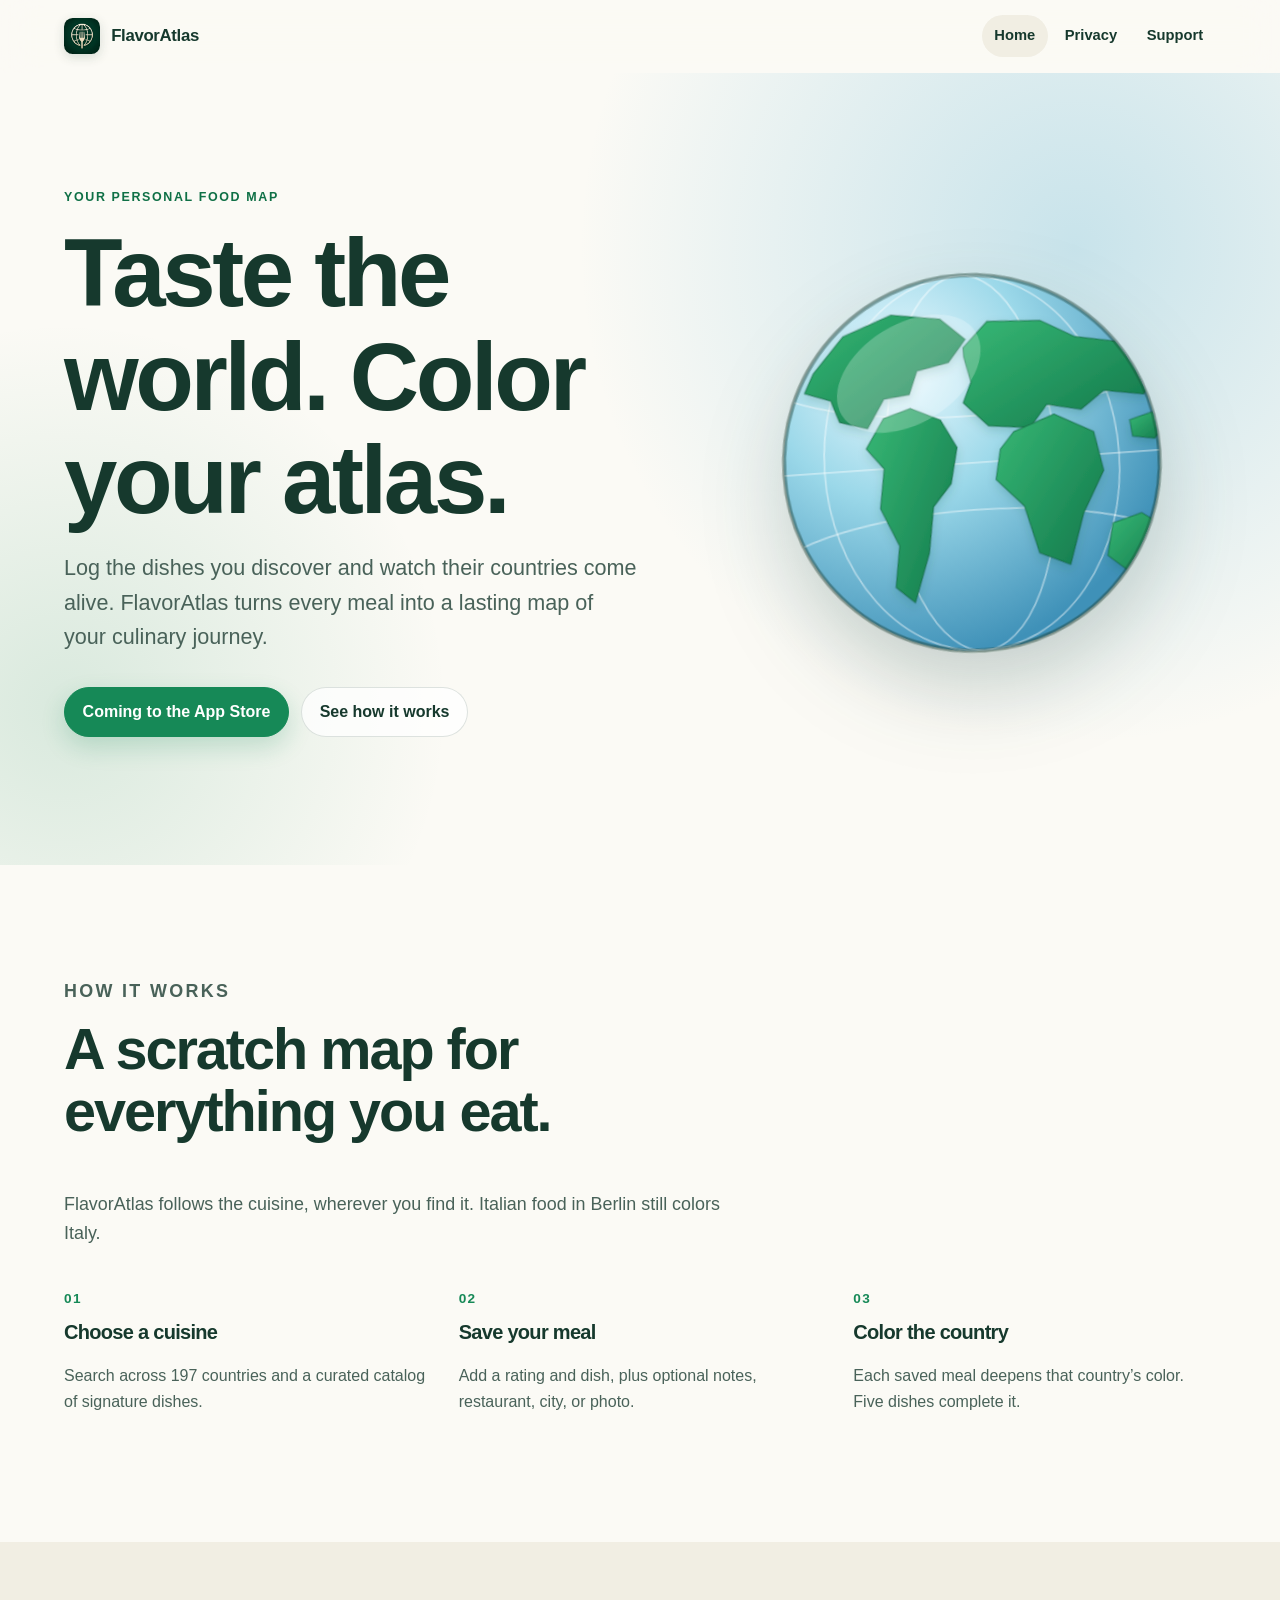
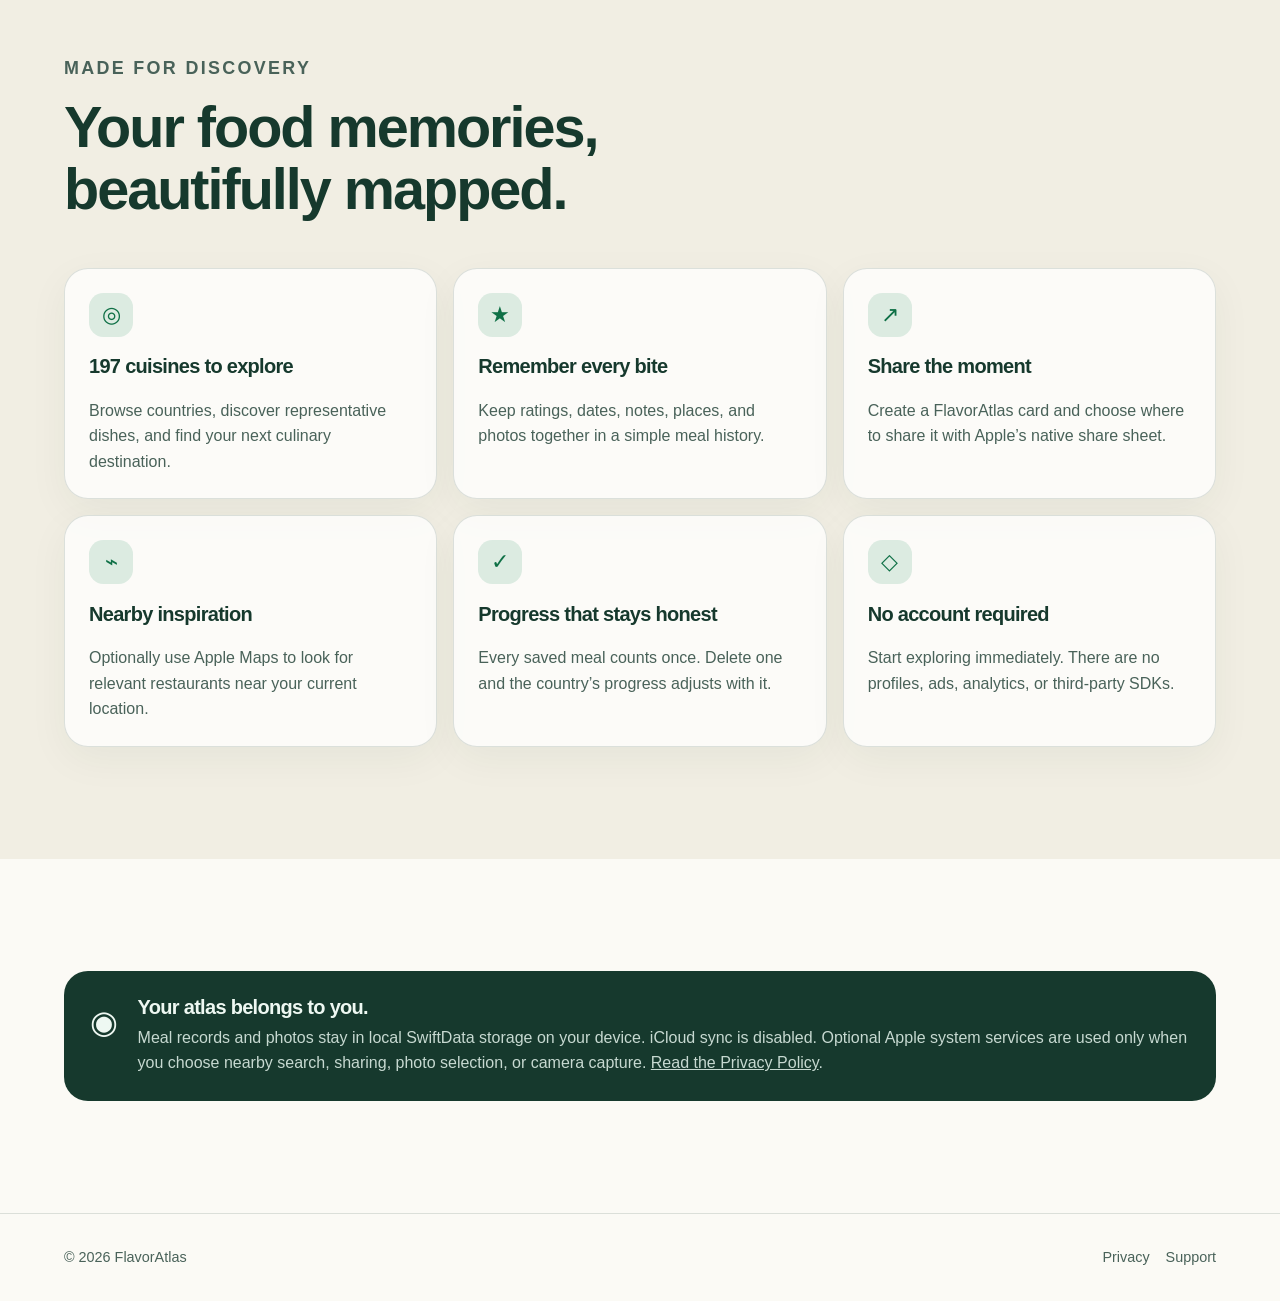
<file: index.html>
<!doctype html>
<html lang="en">
<head>
  <meta charset="utf-8">
  <meta name="viewport" content="width=device-width, initial-scale=1">
  <meta name="description" content="FlavorAtlas turns every meal into progress on your personal world food map.">
  <meta name="theme-color" content="#168957">
  <title>FlavorAtlas — Explore the world, one dish at a time</title>
  <link rel="icon" href="assets/appicon.png" type="image/png">
  <link rel="stylesheet" href="assets/styles.css">
  <script src="assets/site.js" defer></script>
</head>
<body>
  <a class="skip-link" href="#main">Skip to content</a>
  <header class="site-header">
    <div class="nav-wrap">
      <a class="brand" href="index.html"><img src="assets/appicon.png" alt=""><span>FlavorAtlas</span></a>
      <button class="menu-button" type="button" aria-label="Open navigation" aria-expanded="false" data-menu-button>☰</button>
      <nav class="site-nav" aria-label="Primary" data-navigation>
        <a href="index.html" aria-current="page">Home</a>
        <a href="privacy.html">Privacy</a>
        <a href="support.html">Support</a>
      </nav>
    </div>
  </header>

  <main id="main">
    <section class="hero">
      <div class="container hero-grid">
        <div>
          <p class="eyebrow">Your personal food map</p>
          <h1>Taste the world. Color your atlas.</h1>
          <p class="lead">Log the dishes you discover and watch their countries come alive. FlavorAtlas turns every meal into a lasting map of your culinary journey.</p>
          <div class="hero-actions">
            <span class="button primary" aria-disabled="true">Coming to the App Store</span>
            <a class="button" href="#how-it-works">See how it works</a>
          </div>
        </div>
        <div class="atlas-visual" aria-label="Illustration of a green and blue globe" role="img">
          <svg class="globe" viewBox="0 0 480 480" aria-hidden="true">
            <defs>
              <radialGradient id="globe-ocean" cx="32%" cy="24%" r="78%">
                <stop offset="0" stop-color="#edfaff"/>
                <stop offset=".45" stop-color="#9bd8e9"/>
                <stop offset="1" stop-color="#3f91b8"/>
              </radialGradient>
              <linearGradient id="globe-land" x1="0" y1="0" x2="1" y2="1">
                <stop stop-color="#37b875"/>
                <stop offset="1" stop-color="#117549"/>
              </linearGradient>
              <clipPath id="globe-clip"><circle cx="240" cy="240" r="205"/></clipPath>
              <filter id="land-shadow"><feDropShadow dx="0" dy="5" stdDeviation="5" flood-color="#174f3a" flood-opacity=".18"/></filter>
            </defs>
            <circle class="globe-sphere" cx="240" cy="240" r="205" fill="url(#globe-ocean)"/>
            <g class="globe-grid" clip-path="url(#globe-clip)">
              <ellipse cx="240" cy="240" rx="92" ry="205"/>
              <ellipse cx="240" cy="240" rx="161" ry="205"/>
              <path d="M35 240h410M51 161c99 37 279 37 378 0M51 319c99-37 279-37 378 0"/>
            </g>
            <g class="continents" clip-path="url(#globe-clip)" fill="url(#globe-land)" filter="url(#land-shadow)">
              <path d="M74 131l35-38 54-20 53 8 26 24-20 24-35 7-10 25-28 3-20 31-30-9-8-24-28-10 11-21Z"/>
              <path d="M177 176l32 15 16 31-9 39-21 24-8 50-19 53-20-18 7-45-18-42 7-43-18-23 21-32 30-9Z"/>
              <path d="M239 114l28-27 58 3 36 20 59 11 34 34-22 23-43-7-26 19-37-8-20 24-45-5-26-27 10-22-6-28Z"/>
              <path d="M288 209l45-16 42 22 8 43-25 45-18 55-33-15-13-52-29-31 7-33 16-18Z"/>
              <path d="M389 316l32-9 29 20-8 31-34 16-27-23 8-35Z"/>
              <path d="M415 205l25-7 15 12-14 17-24-4-2-18Z"/>
            </g>
            <circle class="globe-rim" cx="240" cy="240" r="205"/>
            <ellipse class="globe-shine" cx="178" cy="138" rx="86" ry="54" transform="rotate(-28 178 138)"/>
          </svg>
        </div>
      </div>
    </section>

    <section class="section" id="how-it-works">
      <div class="container">
        <div class="section-heading"><p class="eyebrow">How it works</p><h2>A scratch map for everything you eat.</h2><p>FlavorAtlas follows the cuisine, wherever you find it. Italian food in Berlin still colors Italy.</p></div>
        <div class="steps">
          <article class="step"><h3>Choose a cuisine</h3><p>Search across 197 countries and a curated catalog of signature dishes.</p></article>
          <article class="step"><h3>Save your meal</h3><p>Add a rating and dish, plus optional notes, restaurant, city, or photo.</p></article>
          <article class="step"><h3>Color the country</h3><p>Each saved meal deepens that country’s color. Five dishes complete it.</p></article>
        </div>
      </div>
    </section>

    <section class="section alt">
      <div class="container">
        <div class="section-heading"><p class="eyebrow">Made for discovery</p><h2>Your food memories, beautifully mapped.</h2></div>
        <div class="feature-grid">
          <article class="feature-card"><span class="feature-icon" aria-hidden="true">◎</span><h3>197 cuisines to explore</h3><p>Browse countries, discover representative dishes, and find your next culinary destination.</p></article>
          <article class="feature-card"><span class="feature-icon" aria-hidden="true">★</span><h3>Remember every bite</h3><p>Keep ratings, dates, notes, places, and photos together in a simple meal history.</p></article>
          <article class="feature-card"><span class="feature-icon" aria-hidden="true">↗</span><h3>Share the moment</h3><p>Create a FlavorAtlas card and choose where to share it with Apple’s native share sheet.</p></article>
          <article class="feature-card"><span class="feature-icon" aria-hidden="true">⌁</span><h3>Nearby inspiration</h3><p>Optionally use Apple Maps to look for relevant restaurants near your current location.</p></article>
          <article class="feature-card"><span class="feature-icon" aria-hidden="true">✓</span><h3>Progress that stays honest</h3><p>Every saved meal counts once. Delete one and the country’s progress adjusts with it.</p></article>
          <article class="feature-card"><span class="feature-icon" aria-hidden="true">◇</span><h3>No account required</h3><p>Start exploring immediately. There are no profiles, ads, analytics, or third-party SDKs.</p></article>
        </div>
      </div>
    </section>

    <section class="section">
      <div class="container">
        <div class="privacy-callout">
          <span class="lock" aria-hidden="true">◉</span>
          <div><h3>Your atlas belongs to you.</h3><p>Meal records and photos stay in local SwiftData storage on your device. iCloud sync is disabled. Optional Apple system services are used only when you choose nearby search, sharing, photo selection, or camera capture. <a href="privacy.html">Read the Privacy Policy</a>.</p></div>
        </div>
      </div>
    </section>
  </main>

  <footer class="site-footer"><div class="container footer-grid"><span>© <span data-year>2026</span> FlavorAtlas</span><nav class="footer-links" aria-label="Footer"><a href="privacy.html">Privacy</a><a href="support.html">Support</a></nav></div></footer>
</body>
</html>
</file>
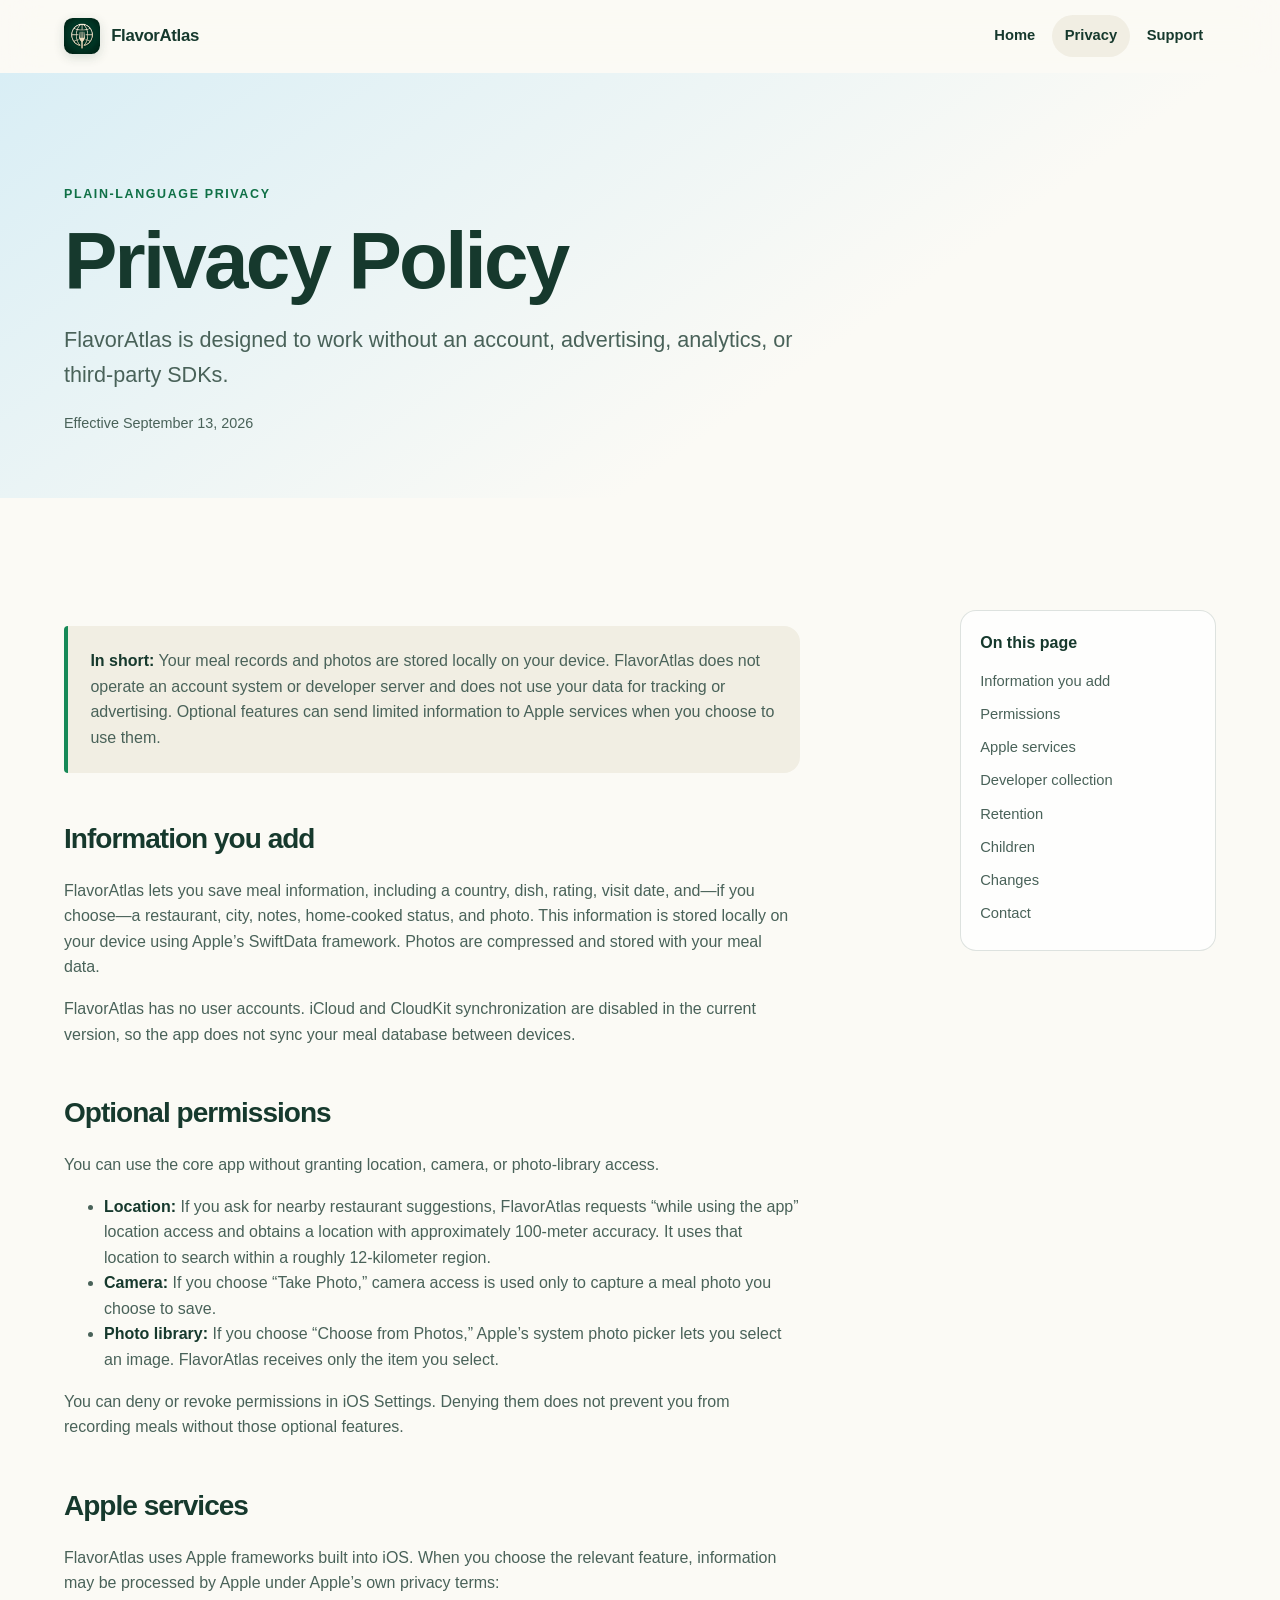
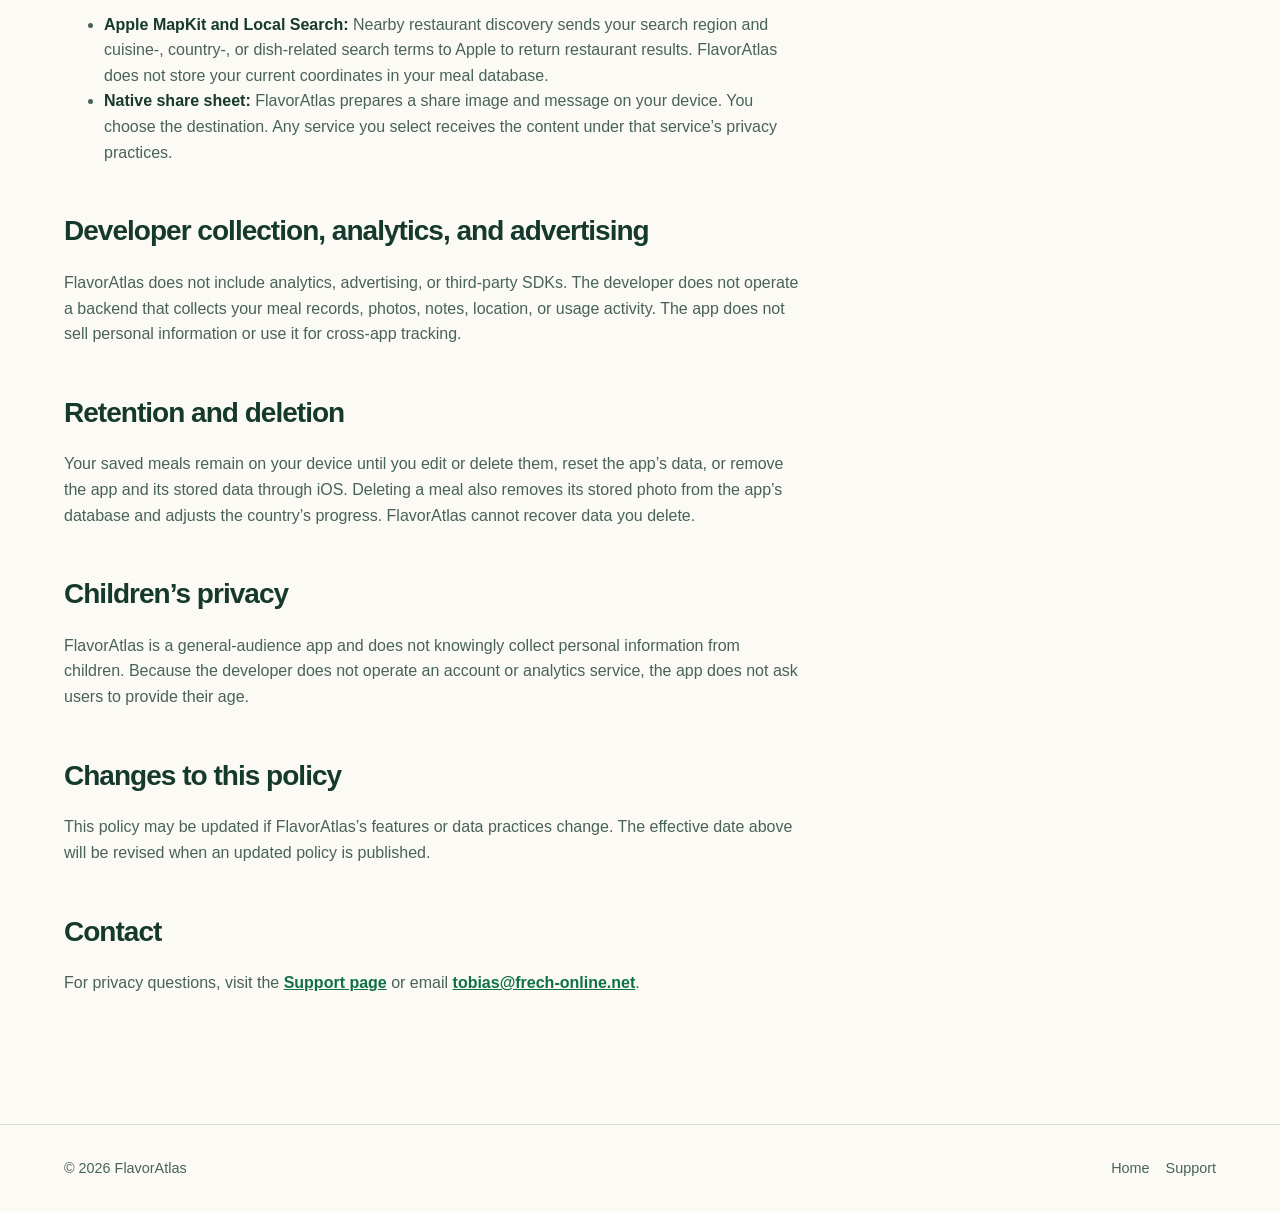
<file: privacy.html>
<!doctype html>
<html lang="en">
<head>
  <meta charset="utf-8">
  <meta name="viewport" content="width=device-width, initial-scale=1">
  <meta name="description" content="FlavorAtlas Privacy Policy.">
  <meta name="theme-color" content="#168957">
  <title>Privacy Policy — FlavorAtlas</title>
  <link rel="icon" href="assets/appicon.png" type="image/png">
  <link rel="stylesheet" href="assets/styles.css">
  <script src="assets/site.js" defer></script>
</head>
<body>
  <a class="skip-link" href="#main">Skip to content</a>
  <header class="site-header"><div class="nav-wrap"><a class="brand" href="index.html"><img src="assets/appicon.png" alt=""><span>FlavorAtlas</span></a><button class="menu-button" type="button" aria-label="Open navigation" aria-expanded="false" data-menu-button>☰</button><nav class="site-nav" aria-label="Primary" data-navigation><a href="index.html">Home</a><a href="privacy.html" aria-current="page">Privacy</a><a href="support.html">Support</a></nav></div></header>
  <main id="main">
    <header class="page-hero"><div class="container"><p class="eyebrow">Plain-language privacy</p><h1>Privacy Policy</h1><p class="lead">FlavorAtlas is designed to work without an account, advertising, analytics, or third-party SDKs.</p><p class="meta">Effective September 13, 2026</p></div></header>
    <section class="section"><div class="container content-layout">
      <article class="prose">
        <p class="summary"><strong>In short:</strong> Your meal records and photos are stored locally on your device. FlavorAtlas does not operate an account system or developer server and does not use your data for tracking or advertising. Optional features can send limited information to Apple services when you choose to use them.</p>

        <h2 id="data">Information you add</h2>
        <p>FlavorAtlas lets you save meal information, including a country, dish, rating, visit date, and—if you choose—a restaurant, city, notes, home-cooked status, and photo. This information is stored locally on your device using Apple’s SwiftData framework. Photos are compressed and stored with your meal data.</p>
        <p>FlavorAtlas has no user accounts. iCloud and CloudKit synchronization are disabled in the current version, so the app does not sync your meal database between devices.</p>

        <h2 id="permissions">Optional permissions</h2>
        <p>You can use the core app without granting location, camera, or photo-library access.</p>
        <ul>
          <li><strong>Location:</strong> If you ask for nearby restaurant suggestions, FlavorAtlas requests “while using the app” location access and obtains a location with approximately 100-meter accuracy. It uses that location to search within a roughly 12-kilometer region.</li>
          <li><strong>Camera:</strong> If you choose “Take Photo,” camera access is used only to capture a meal photo you choose to save.</li>
          <li><strong>Photo library:</strong> If you choose “Choose from Photos,” Apple’s system photo picker lets you select an image. FlavorAtlas receives only the item you select.</li>
        </ul>
        <p>You can deny or revoke permissions in iOS Settings. Denying them does not prevent you from recording meals without those optional features.</p>

        <h2 id="apple-services">Apple services</h2>
        <p>FlavorAtlas uses Apple frameworks built into iOS. When you choose the relevant feature, information may be processed by Apple under Apple’s own privacy terms:</p>
        <ul>
          <li><strong>Apple MapKit and Local Search:</strong> Nearby restaurant discovery sends your search region and cuisine-, country-, or dish-related search terms to Apple to return restaurant results. FlavorAtlas does not store your current coordinates in your meal database.</li>
          <li><strong>Native share sheet:</strong> FlavorAtlas prepares a share image and message on your device. You choose the destination. Any service you select receives the content under that service’s privacy practices.</li>
        </ul>

        <h2 id="collection">Developer collection, analytics, and advertising</h2>
        <p>FlavorAtlas does not include analytics, advertising, or third-party SDKs. The developer does not operate a backend that collects your meal records, photos, notes, location, or usage activity. The app does not sell personal information or use it for cross-app tracking.</p>

        <h2 id="retention">Retention and deletion</h2>
        <p>Your saved meals remain on your device until you edit or delete them, reset the app’s data, or remove the app and its stored data through iOS. Deleting a meal also removes its stored photo from the app’s database and adjusts the country’s progress. FlavorAtlas cannot recover data you delete.</p>

        <h2 id="children">Children’s privacy</h2>
        <p>FlavorAtlas is a general-audience app and does not knowingly collect personal information from children. Because the developer does not operate an account or analytics service, the app does not ask users to provide their age.</p>

        <h2 id="changes">Changes to this policy</h2>
        <p>This policy may be updated if FlavorAtlas’s features or data practices change. The effective date above will be revised when an updated policy is published.</p>

        <h2 id="contact">Contact</h2>
        <p>For privacy questions, visit the <a href="support.html">Support page</a> or email <a href="mailto:tobias@frech-online.net?subject=FlavorAtlas%20privacy%20question">tobias@frech-online.net</a>.</p>
      </article>
      <nav class="toc" aria-label="On this page"><strong>On this page</strong><a href="#data">Information you add</a><a href="#permissions">Permissions</a><a href="#apple-services">Apple services</a><a href="#collection">Developer collection</a><a href="#retention">Retention</a><a href="#children">Children</a><a href="#changes">Changes</a><a href="#contact">Contact</a></nav>
    </div></section>
  </main>
  <footer class="site-footer"><div class="container footer-grid"><span>© <span data-year>2026</span> FlavorAtlas</span><nav class="footer-links" aria-label="Footer"><a href="index.html">Home</a><a href="support.html">Support</a></nav></div></footer>
</body>
</html>
</file>
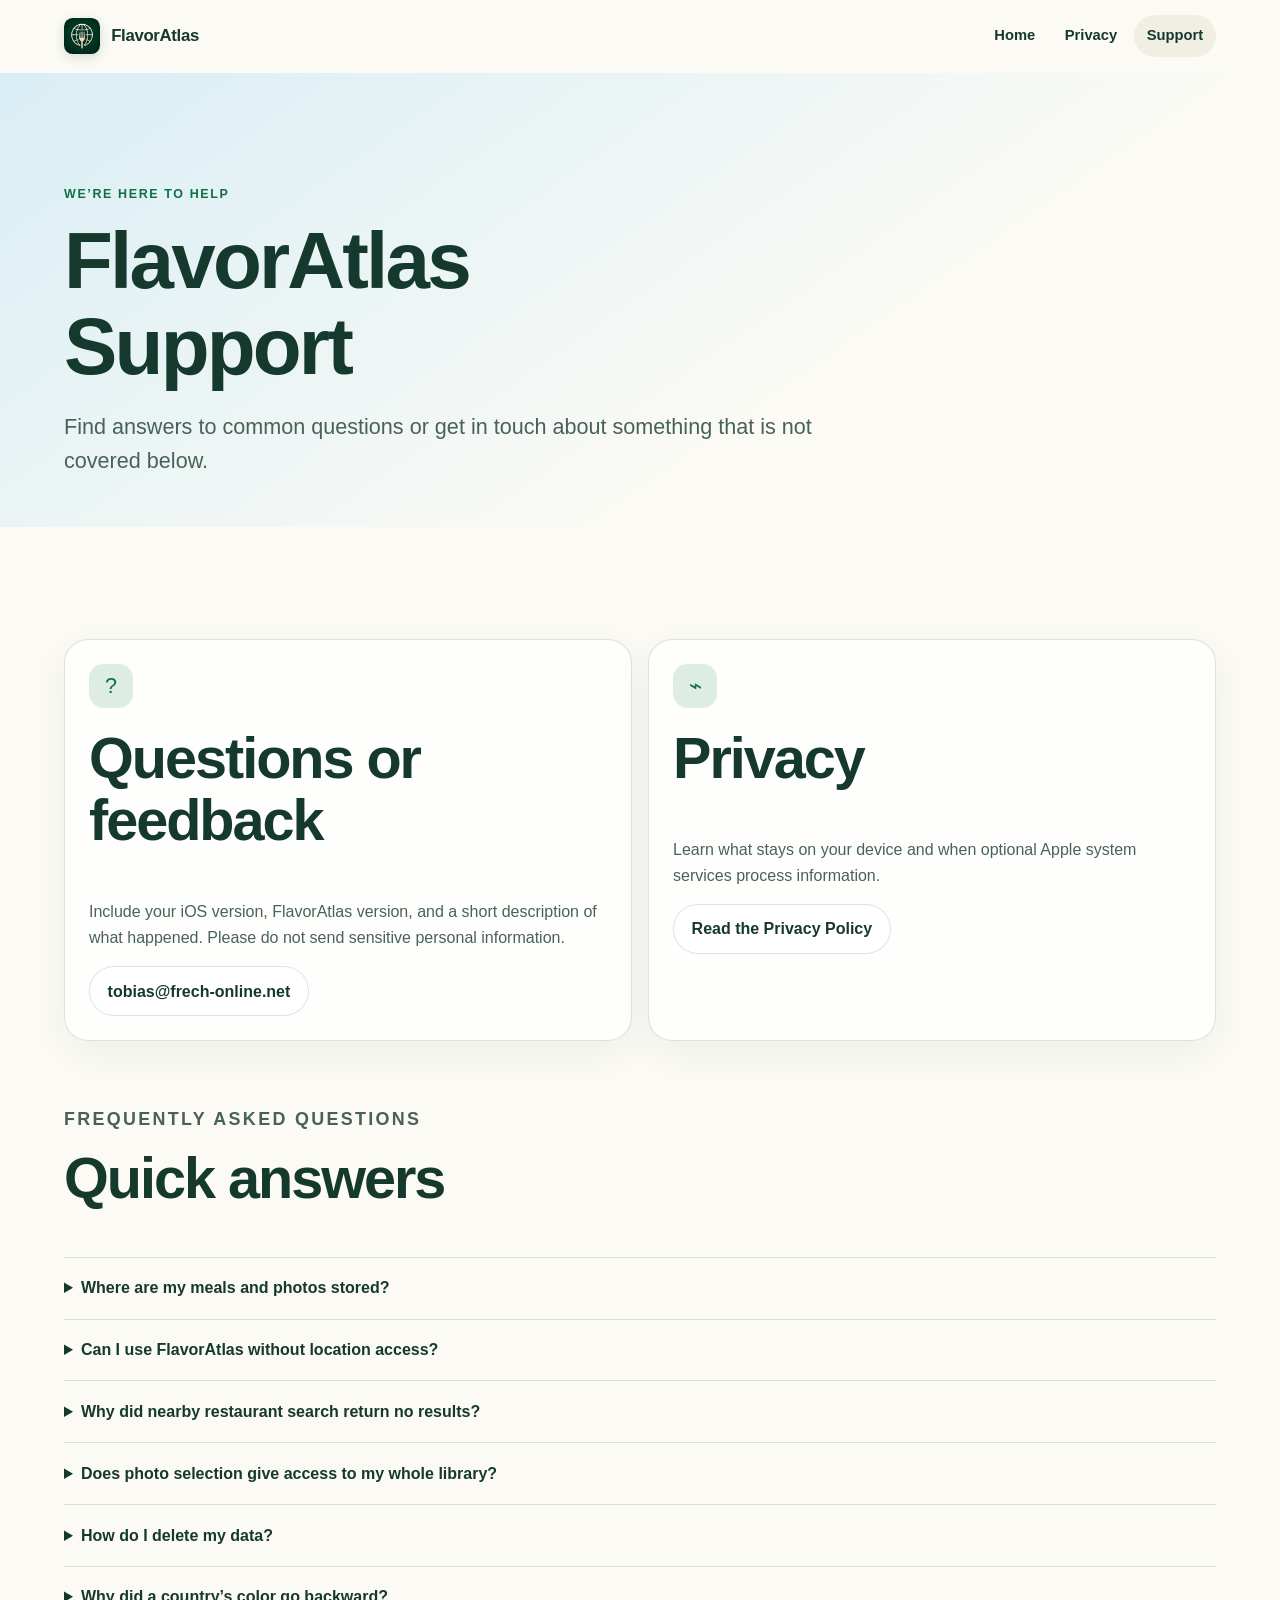
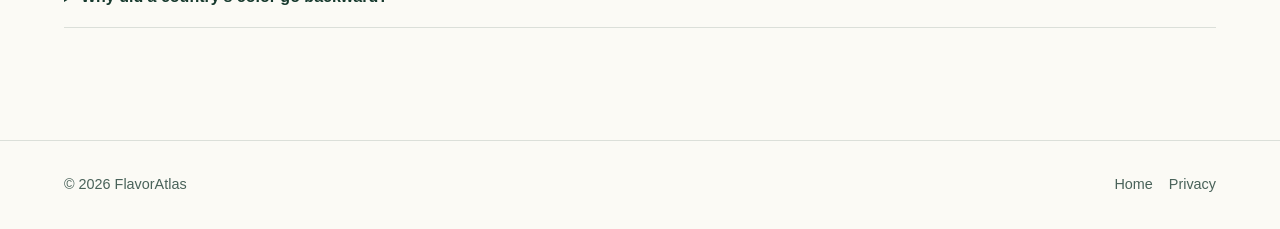
<file: support.html>
<!doctype html>
<html lang="en">
<head>
  <meta charset="utf-8">
  <meta name="viewport" content="width=device-width, initial-scale=1">
  <meta name="description" content="Help and contact information for FlavorAtlas.">
  <meta name="theme-color" content="#168957">
  <title>Support — FlavorAtlas</title>
  <link rel="icon" href="assets/appicon.png" type="image/png">
  <link rel="stylesheet" href="assets/styles.css">
  <script src="assets/site.js" defer></script>
</head>
<body>
  <a class="skip-link" href="#main">Skip to content</a>
  <header class="site-header"><div class="nav-wrap"><a class="brand" href="index.html"><img src="assets/appicon.png" alt=""><span>FlavorAtlas</span></a><button class="menu-button" type="button" aria-label="Open navigation" aria-expanded="false" data-menu-button>☰</button><nav class="site-nav" aria-label="Primary" data-navigation><a href="index.html">Home</a><a href="privacy.html">Privacy</a><a href="support.html" aria-current="page">Support</a></nav></div></header>
  <main id="main">
    <header class="page-hero"><div class="container"><p class="eyebrow">We’re here to help</p><h1>FlavorAtlas Support</h1><p class="lead">Find answers to common questions or get in touch about something that is not covered below.</p></div></header>
    <section class="section"><div class="container">
      <div class="support-grid">
        <article class="support-card"><span class="feature-icon" aria-hidden="true">?</span><h2>Questions or feedback</h2><p>Include your iOS version, FlavorAtlas version, and a short description of what happened. Please do not send sensitive personal information.</p><a class="button" href="mailto:tobias@frech-online.net?subject=FlavorAtlas%20support%20request">tobias@frech-online.net</a></article>
        <article class="support-card"><span class="feature-icon" aria-hidden="true">⌁</span><h2>Privacy</h2><p>Learn what stays on your device and when optional Apple system services process information.</p><a class="button" href="privacy.html">Read the Privacy Policy</a></article>
      </div>

      <div class="section-heading" style="margin-top:4rem"><p class="eyebrow">Frequently asked questions</p><h2>Quick answers</h2></div>
      <div class="faq">
        <details><summary>Where are my meals and photos stored?</summary><p>They are stored locally on your device in FlavorAtlas’s SwiftData database. iCloud sync is disabled, and there is no FlavorAtlas account or developer-hosted server.</p></details>
        <details><summary>Can I use FlavorAtlas without location access?</summary><p>Yes. Location is only requested when you use optional nearby restaurant discovery. You can still browse countries and save meals without it.</p></details>
        <details><summary>Why did nearby restaurant search return no results?</summary><p>FlavorAtlas intentionally filters Apple Maps results for cuisine relevance. Check that location access is enabled and try again from an area with nearby restaurants. You can always type a restaurant and city manually.</p></details>
        <details><summary>Does photo selection give access to my whole library?</summary><p>No. FlavorAtlas uses Apple’s system photo picker and receives only the photo you select. Camera access is requested separately when you choose to take a photo.</p></details>
        <details><summary>How do I delete my data?</summary><p>Delete individual meals from their detail screen, or use Reset App in Settings to remove every saved meal. Removing the app through iOS also removes its locally stored app data.</p></details>
        <details><summary>Why did a country’s color go backward?</summary><p>Each saved meal counts once toward that country’s five-step progress. Editing a meal’s cuisine or deleting it recalculates progress so the map always reflects your current meal history.</p></details>
      </div>
    </div></section>
  </main>
  <footer class="site-footer"><div class="container footer-grid"><span>© <span data-year>2026</span> FlavorAtlas</span><nav class="footer-links" aria-label="Footer"><a href="index.html">Home</a><a href="privacy.html">Privacy</a></nav></div></footer>
</body>
</html>
</file>
<file: assets/styles.css>
:root {
  color-scheme: light dark;
  --ink: #16392d;
  --ink-soft: #496259;
  --paper: #fbfaf5;
  --paper-deep: #f1eee3;
  --card: rgba(255, 255, 255, 0.75);
  --line: rgba(22, 57, 45, 0.14);
  --accent: #168957;
  --accent-dark: #0f7046;
  --ocean: #d9eef5;
  --ocean-deep: #65b7d7;
  --shadow: 0 24px 70px rgba(25, 68, 54, 0.12);
  --radius: 1.5rem;
  --max: 72rem;
}

* { box-sizing: border-box; }

html { scroll-behavior: smooth; }

body {
  margin: 0;
  background: var(--paper);
  color: var(--ink);
  font-family: -apple-system, BlinkMacSystemFont, "SF Pro Display", "Segoe UI", sans-serif;
  font-size: 1rem;
  line-height: 1.6;
  -webkit-font-smoothing: antialiased;
}

a { color: inherit; }
img { max-width: 100%; }

.skip-link {
  position: fixed;
  left: 1rem;
  top: -5rem;
  z-index: 20;
  padding: .7rem 1rem;
  border-radius: .8rem;
  background: var(--ink);
  color: white;
}

.skip-link:focus { top: 1rem; }

.site-header {
  position: sticky;
  top: 0;
  z-index: 10;
  border-bottom: 1px solid transparent;
  background: color-mix(in srgb, var(--paper) 84%, transparent);
  backdrop-filter: blur(18px) saturate(150%);
}

.nav-wrap,
.container {
  width: min(calc(100% - 2rem), var(--max));
  margin-inline: auto;
}

.nav-wrap {
  min-height: 4.5rem;
  display: flex;
  align-items: center;
  justify-content: space-between;
  gap: 1rem;
}

.brand {
  display: inline-flex;
  align-items: center;
  gap: .7rem;
  text-decoration: none;
  font-size: 1.05rem;
  font-weight: 750;
  letter-spacing: -.02em;
}

.brand img { width: 2.25rem; height: 2.25rem; border-radius: 24%; box-shadow: 0 .2rem .65rem rgba(22, 57, 45, .16); }

.site-nav { display: flex; align-items: center; gap: .25rem; }
.site-nav a { padding: .55rem .8rem; border-radius: 999px; text-decoration: none; font-size: .92rem; font-weight: 600; }
.site-nav a:hover, .site-nav a[aria-current="page"] { background: var(--paper-deep); }
.menu-button { display: none; border: 0; background: none; color: inherit; font: inherit; }

.hero {
  position: relative;
  overflow: hidden;
  padding: clamp(4rem, 9vw, 8rem) 0 clamp(4.5rem, 10vw, 8rem);
  background:
    radial-gradient(circle at 84% 22%, rgba(101, 183, 215, .34), transparent 31rem),
    radial-gradient(circle at 5% 80%, rgba(22, 137, 87, .15), transparent 24rem);
}

.hero-grid { display: grid; grid-template-columns: minmax(0, 1.08fr) minmax(20rem, .92fr); align-items: center; gap: clamp(2.5rem, 7vw, 6rem); }
.eyebrow { margin: 0 0 .8rem; color: var(--accent-dark); font-size: .78rem; font-weight: 800; letter-spacing: .13em; text-transform: uppercase; }
h1, h2, h3 { margin-top: 0; line-height: 1.08; letter-spacing: -.035em; }
h1 { max-width: 12ch; margin-bottom: 1.2rem; font-size: clamp(3rem, 7.5vw, 6.3rem); }
h2 { font-size: clamp(2rem, 4.5vw, 3.6rem); }
h3 { font-size: 1.25rem; }
.lead { max-width: 37rem; margin: 0; color: var(--ink-soft); font-size: clamp(1.1rem, 2.2vw, 1.35rem); }
.hero-actions { display: flex; flex-wrap: wrap; gap: .75rem; margin-top: 2rem; }

.button {
  display: inline-flex;
  min-height: 3rem;
  align-items: center;
  justify-content: center;
  padding: .7rem 1.1rem;
  border: 1px solid var(--line);
  border-radius: 999px;
  background: var(--card);
  text-decoration: none;
  font-weight: 700;
}

.button.primary { border-color: var(--accent); background: var(--accent); color: white; box-shadow: 0 10px 25px rgba(22, 137, 87, .2); }
.button.primary:hover { background: var(--accent-dark); }

.atlas-visual { position: relative; aspect-ratio: 1 / .9; display: grid; place-items: center; perspective: 900px; }
.globe {
  width: min(90%, 29rem);
  border-radius: 50%;
  filter: drop-shadow(0 2.4rem 2.6rem rgba(22, 57, 45, .2));
  transform: rotate(-4deg);
}
.globe-sphere { stroke: rgba(22, 57, 45, .22); stroke-width: 3; }
.globe-grid { fill: none; stroke: rgba(255, 255, 255, .42); stroke-width: 2; }
.continents { stroke: rgba(12, 84, 51, .32); stroke-width: 2; stroke-linejoin: round; }
.globe-rim { fill: none; stroke: rgba(22, 57, 45, .3); stroke-width: 5; }
.globe-shine { fill: rgba(255, 255, 255, .24); }

.section { padding: clamp(4rem, 9vw, 7rem) 0; }
.section.alt { background: var(--paper-deep); }
.section-heading { max-width: 43rem; margin-bottom: 2.5rem; }
.section-heading p { color: var(--ink-soft); font-size: 1.12rem; }
.feature-grid { display: grid; grid-template-columns: repeat(3, 1fr); gap: 1rem; }
.feature-card, .privacy-card, .support-card { border: 1px solid var(--line); border-radius: var(--radius); background: var(--card); box-shadow: 0 12px 40px rgba(22,57,45,.05); }
.feature-card { padding: 1.5rem; }
.feature-icon { display: grid; width: 2.75rem; height: 2.75rem; place-items: center; margin-bottom: 1.2rem; border-radius: .9rem; background: color-mix(in srgb, var(--accent) 14%, transparent); color: var(--accent-dark); font-size: 1.35rem; }
.feature-card p { margin-bottom: 0; color: var(--ink-soft); }

.steps { display: grid; grid-template-columns: repeat(3, 1fr); gap: 2rem; counter-reset: steps; }
.step { counter-increment: steps; }
.step::before { content: "0" counter(steps); display: block; margin-bottom: .75rem; color: var(--accent); font-size: .85rem; font-weight: 850; letter-spacing: .1em; }
.step p { color: var(--ink-soft); }

.privacy-callout { display: grid; grid-template-columns: auto 1fr; gap: 1.25rem; align-items: start; padding: 1.6rem; border-radius: var(--radius); background: var(--ink); color: #eef8f2; }
.privacy-callout .lock { font-size: 2rem; }
.privacy-callout h3 { margin-bottom: .4rem; }
.privacy-callout p { margin: 0; color: #c7d9d1; }

.page-hero { padding: clamp(4rem, 9vw, 7rem) 0 3rem; background: linear-gradient(145deg, var(--ocean), transparent 65%); }
.page-hero h1 { max-width: 15ch; font-size: clamp(2.7rem, 7vw, 5rem); }
.page-hero .lead { max-width: 48rem; }
.content-layout { display: grid; grid-template-columns: minmax(0, 1fr) 16rem; gap: 4rem; align-items: start; }
.prose { max-width: 46rem; }
.prose h2 { margin-top: 3.2rem; font-size: 1.75rem; }
.prose h2:first-child { margin-top: 0; }
.prose p, .prose li { color: var(--ink-soft); }
.prose strong { color: var(--ink); }
.prose a { color: var(--accent-dark); font-weight: 650; }
.prose .summary { padding: 1.4rem; border-left: .25rem solid var(--accent); border-radius: .25rem 1rem 1rem .25rem; background: var(--paper-deep); }
.toc { position: sticky; top: 6rem; padding: 1.2rem; border: 1px solid var(--line); border-radius: 1rem; background: var(--card); }
.toc strong { display: block; margin-bottom: .6rem; }
.toc a { display: block; padding: .3rem 0; color: var(--ink-soft); text-decoration: none; font-size: .92rem; }
.toc a:hover { color: var(--accent-dark); }
.meta { margin-top: 1.25rem; color: var(--ink-soft); font-size: .9rem; }

.support-grid { display: grid; grid-template-columns: repeat(2, 1fr); gap: 1rem; }
.support-card { padding: 1.5rem; }
.support-card p { color: var(--ink-soft); }
.faq { border-top: 1px solid var(--line); }
.faq details { border-bottom: 1px solid var(--line); padding: 1.1rem 0; }
.faq summary { cursor: pointer; font-weight: 750; }
.faq p { margin-bottom: 0; color: var(--ink-soft); }
.is-unconfigured { cursor: default; color: var(--ink-soft); pointer-events: none; }
.config-note { display: inline-block; margin-top: .4rem; padding: .25rem .5rem; border-radius: .45rem; background: #fff1be; color: #674f00; font-size: .78rem; font-weight: 750; }

.site-footer { padding: 2rem 0; border-top: 1px solid var(--line); color: var(--ink-soft); font-size: .9rem; }
.footer-grid { display: flex; align-items: center; justify-content: space-between; gap: 1rem; }
.footer-links { display: flex; flex-wrap: wrap; gap: 1rem; }
.footer-links a { text-decoration: none; }

@media (max-width: 800px) {
  .hero-grid, .content-layout { grid-template-columns: 1fr; }
  .atlas-visual { max-width: 32rem; margin-inline: auto; }
  .feature-grid, .steps { grid-template-columns: 1fr; }
  .toc { display: none; }
}

@media (max-width: 600px) {
  .menu-button { display: grid; width: 2.75rem; height: 2.75rem; place-items: center; border-radius: 50%; background: var(--paper-deep); }
  .site-nav { display: none; position: absolute; top: 4rem; left: 1rem; right: 1rem; flex-direction: column; align-items: stretch; padding: .6rem; border: 1px solid var(--line); border-radius: 1rem; background: var(--paper); box-shadow: var(--shadow); }
  .site-nav.is-open { display: flex; }
  .site-nav a { padding: .75rem; }
  .support-grid { grid-template-columns: 1fr; }
  .footer-grid { align-items: flex-start; flex-direction: column; }
}

@media (prefers-reduced-motion: reduce) {
  html { scroll-behavior: auto; }
}

@media (prefers-color-scheme: dark) {
  :root {
    --ink: #edf6f1;
    --ink-soft: #b1c5bc;
    --paper: #101814;
    --paper-deep: #18231e;
    --card: rgba(29, 42, 36, .82);
    --line: rgba(231, 246, 238, .14);
    --accent: #43c986;
    --accent-dark: #67dfa2;
    --ocean: #173b49;
    --ocean-deep: #1e657f;
  }
  .progress-pill { background: rgba(16,24,20,.82); }
  .config-note { background: #574717; color: #ffe593; }
}
</file>
